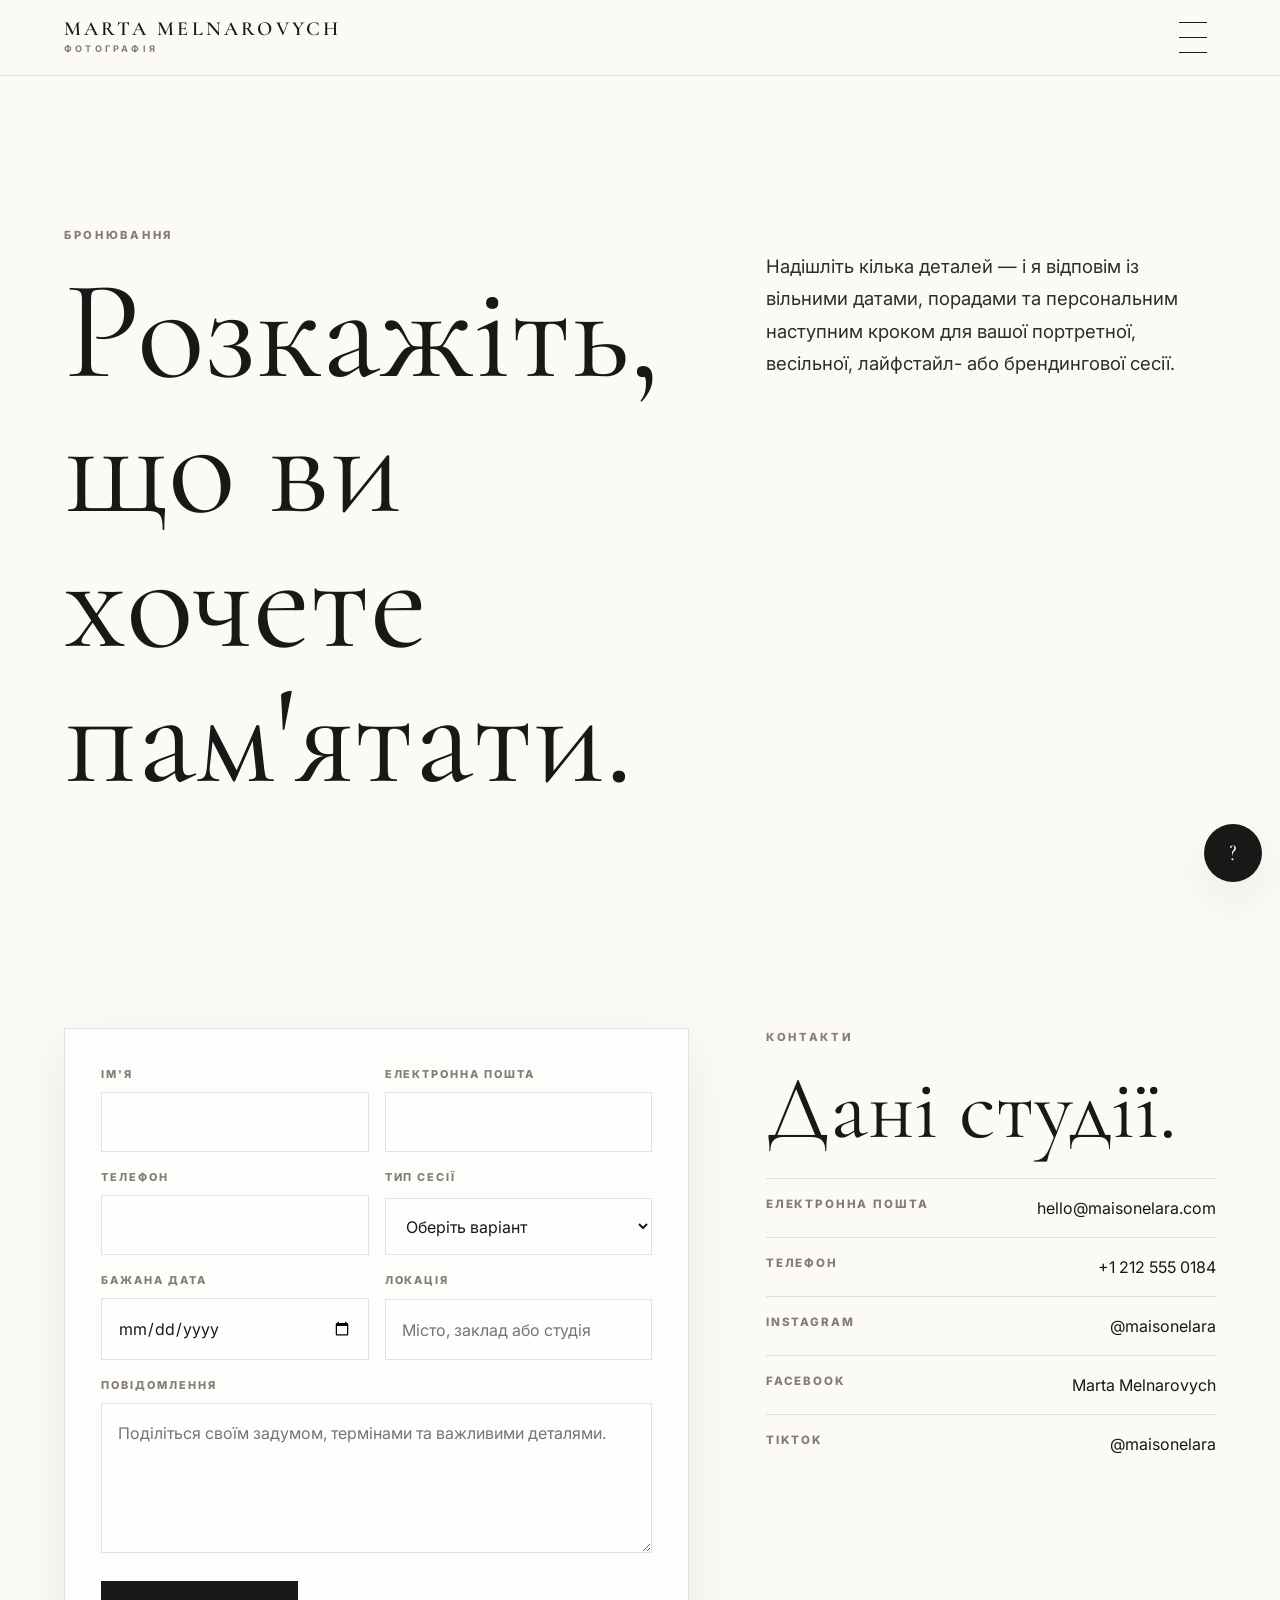
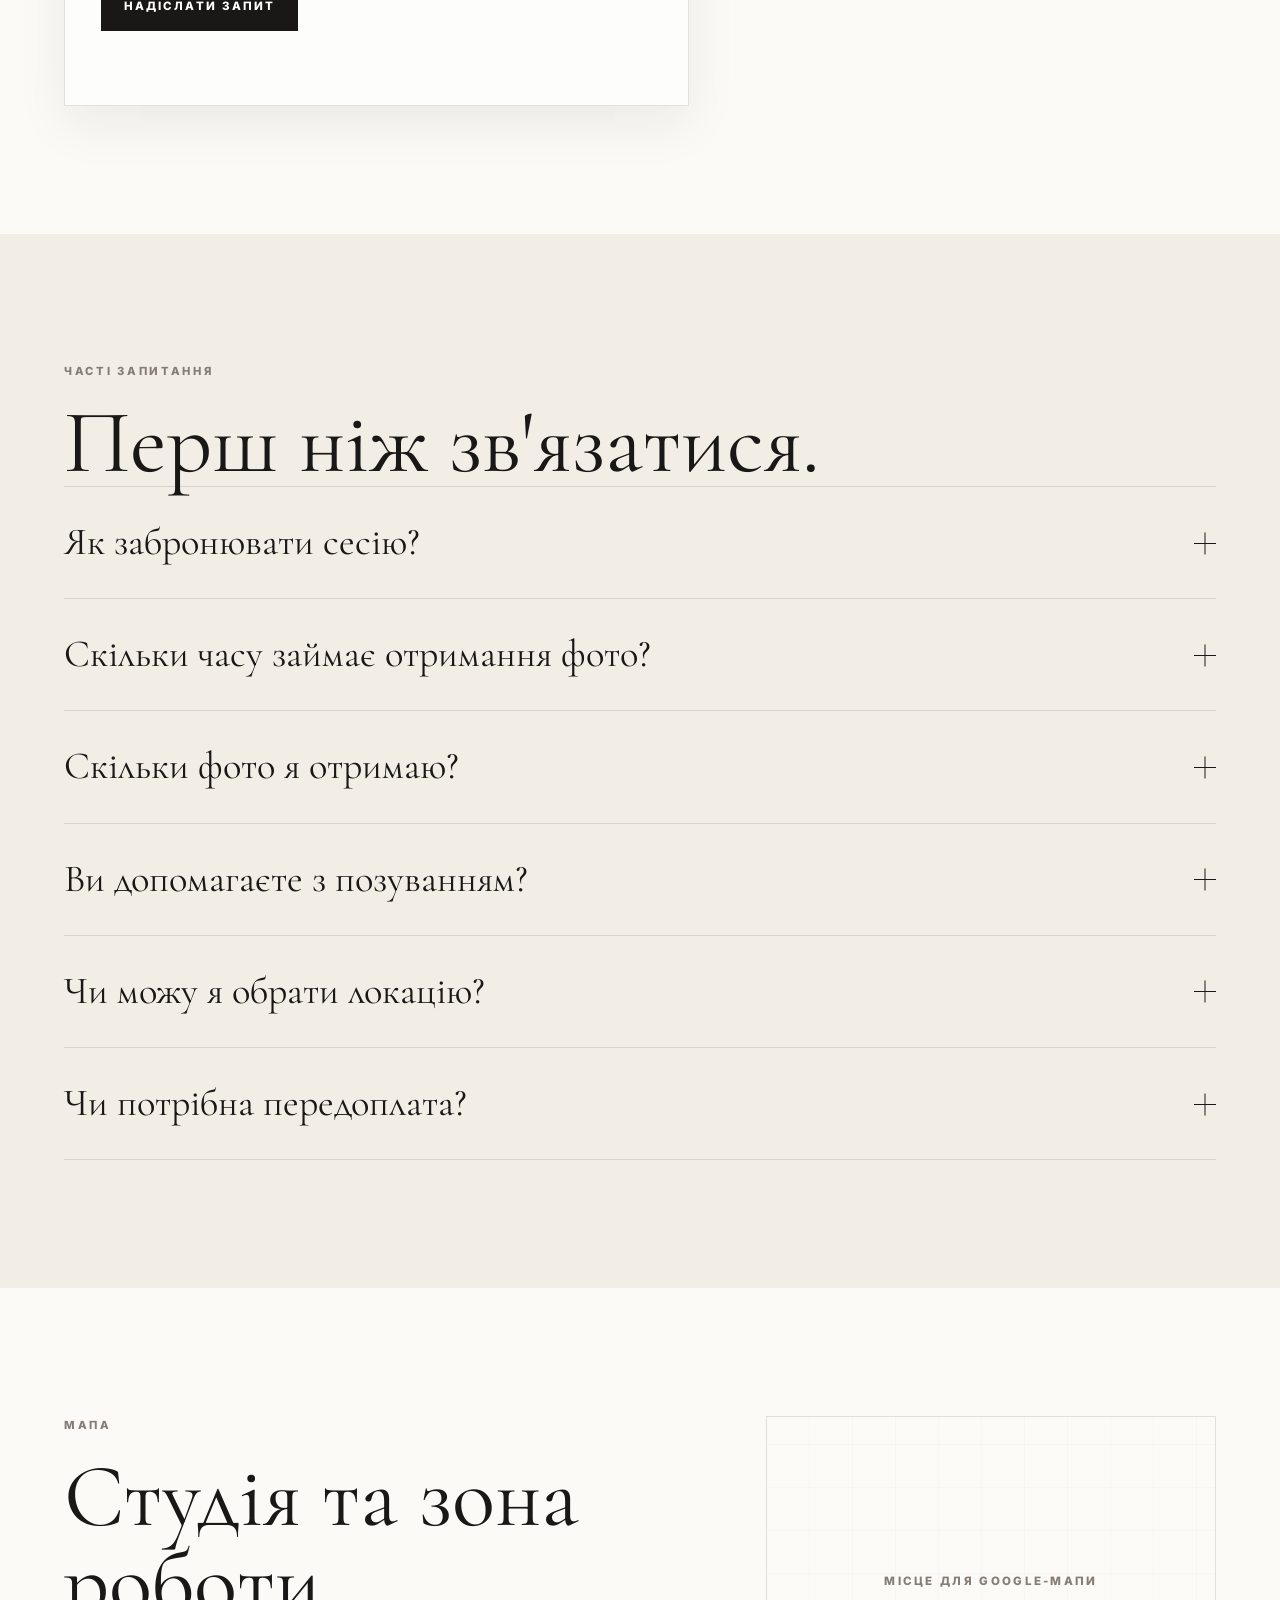
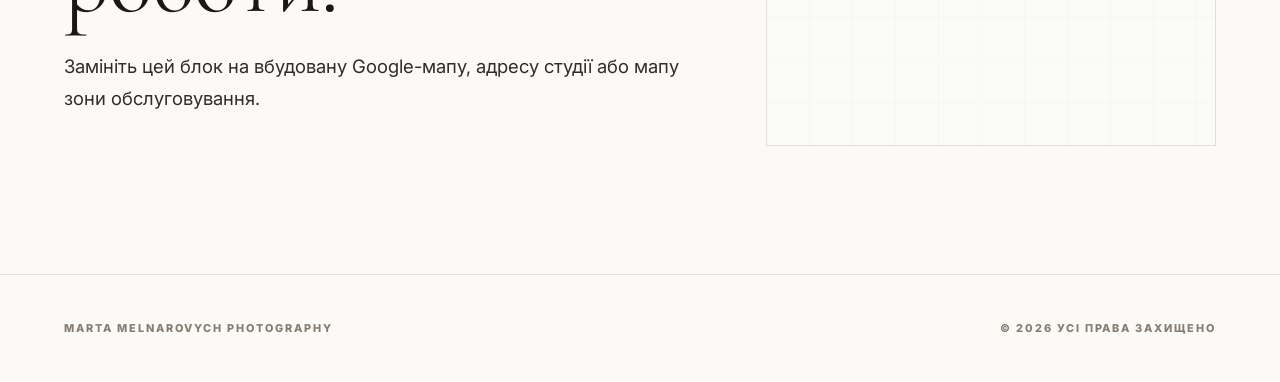
<file: contact.html>
<!DOCTYPE html>
<html lang="uk">
<head>
  <meta charset="UTF-8">
  <meta name="viewport" content="width=device-width, initial-scale=1.0">
  <meta name="description" content="Сторінка контактів і бронювання для портфоліо професійного фотографа преміум-класу.">
  <title>Контакти | Marta Melnarovych Photography</title>
  <link rel="preconnect" href="https://fonts.googleapis.com">
  <link rel="preconnect" href="https://fonts.gstatic.com" crossorigin>
  <link href="https://fonts.googleapis.com/css2?family=Cormorant+Garamond:wght@400;500;600&family=Inter:wght@400;500;600;700&display=swap" rel="stylesheet">
  <style>
    :root {
      --paper: #fbfaf7;
      --white: #ffffff;
      --cream: #f2eee6;
      --stone: #d8d0c3;
      --warm-gray: #857d73;
      --charcoal: #191817;
      --ink: #302d29;
      --border: 1px solid rgba(25, 24, 23, 0.12);
      --shadow: 0 18px 50px rgba(25, 24, 23, 0.07);
      --serif: "Cormorant Garamond", Georgia, serif;
      --sans: "Inter", Arial, sans-serif;
      --header: 76px;
      --ease: cubic-bezier(0.22, 1, 0.36, 1);
    }

    * { box-sizing: border-box; }
    html { scroll-behavior: smooth; }
    body {
      margin: 0;
      background: var(--paper);
      color: var(--charcoal);
      font-family: var(--sans);
      line-height: 1.75;
    }
    body.menu-open, body.chat-open { overflow: hidden; }
    a { color: inherit; text-decoration: none; }
    button, input, textarea, select { font: inherit; }
    button { cursor: pointer; }

    .sr-only {
      position: absolute;
      width: 1px;
      height: 1px;
      padding: 0;
      margin: -1px;
      overflow: hidden;
      clip: rect(0, 0, 0, 0);
      white-space: nowrap;
      border: 0;
    }

    .site-header {
      position: fixed;
      z-index: 50;
      top: 0;
      left: 0;
      right: 0;
      height: var(--header);
      display: flex;
      align-items: center;
      justify-content: space-between;
      padding: 0 clamp(20px, 5vw, 64px);
      background: rgba(251, 250, 247, 0.88);
      border-bottom: var(--border);
      backdrop-filter: blur(18px);
    }

    .brand {
      display: inline-flex;
      flex-direction: column;
      gap: 2px;
      letter-spacing: 0.2em;
      text-transform: uppercase;
    }
    .brand strong {
      font-family: var(--serif);
      font-size: 1.25rem;
      font-weight: 600;
      line-height: 1;
    }
    .brand span {
      color: var(--warm-gray);
      font-size: 0.57rem;
      font-weight: 700;
    }

    .menu-toggle {
      width: 46px;
      height: 46px;
      display: grid;
      place-items: center;
      border: 0;
      background: transparent;
      padding: 0;
    }
    .menu-toggle span {
      display: block;
      width: 28px;
      height: 1px;
      margin: 4px 0;
      background: var(--charcoal);
    }

    .menu-overlay {
      position: fixed;
      z-index: 100;
      top: 0;
      right: 0;
      bottom: 0;
      width: 33.333vw; /* 1/3 of the screen */
      min-width: min(320px, 100vw); /* keeps the menu usable on small screens */
      display: grid;
      grid-template-rows: auto 1fr auto;
      padding: 22px clamp(24px, 3vw, 48px) 36px;
      background: var(--white);
      box-shadow: -24px 0 60px rgba(25, 24, 23, 0.12);
      opacity: 0;
      pointer-events: none;
      transform: translateX(100%);
      transition: opacity 0.45s var(--ease), transform 0.45s var(--ease);
    }

    /* Dimmed area over the remaining 2/3 of the page; clicking it closes the menu */
    .menu-overlay::before {
      content: "";
      position: absolute;
      top: 0;
      bottom: 0;
      right: 100%;
      width: 100vw;
      background: rgba(25, 24, 23, 0.38);
    }
    .menu-overlay.is-open {
      opacity: 1;
      pointer-events: auto;
      transform: translateX(0);
    }
    .menu-top {
      display: flex;
      align-items: center;
      justify-content: space-between;
    }
    .menu-close {
      width: 48px;
      height: 48px;
      position: relative;
      border: 0;
      background: transparent;
    }
    .menu-close::before,
    .menu-close::after {
      content: "";
      position: absolute;
      top: 50%;
      left: 11px;
      width: 26px;
      height: 1px;
      background: var(--charcoal);
    }
    .menu-close::before { transform: rotate(45deg); }
    .menu-close::after { transform: rotate(-45deg); }
    .menu-nav {
      display: flex;
      flex-direction: column;
      justify-content: center;
      align-items: flex-start;
      gap: clamp(18px, 2.4vw, 32px);
      min-height: 0;
    }
    .menu-nav a {
      position: relative;
      color: inherit;
      font-family: var(--serif);
      font-size: clamp(1.9rem, 3vw, 3rem);
      font-weight: 400;
      line-height: 1;
      letter-spacing: 0.1em;
      text-transform: uppercase;
    }
    .menu-meta {
      display: flex;
      flex-direction: column;
      gap: 6px;
      color: var(--warm-gray);
      font-size: 0.68rem;
      font-weight: 700;
      letter-spacing: 0.18em;
      text-transform: uppercase;
    }

    main { padding-top: var(--header); }
    .section { padding: clamp(72px, 10vw, 128px) clamp(20px, 5vw, 64px); }
    .section-cream { background: var(--cream); }
    .container { width: min(1180px, 100%); margin: 0 auto; }
    .page-hero { padding-top: clamp(84px, 12vw, 150px); padding-bottom: clamp(54px, 9vw, 96px); }
    .split {
      display: grid;
      grid-template-columns: minmax(0, 1fr) minmax(280px, 0.72fr);
      gap: clamp(30px, 6vw, 84px);
      align-items: start;
    }
    .eyebrow {
      margin: 0 0 18px;
      color: var(--warm-gray);
      font-size: 0.7rem;
      font-weight: 800;
      letter-spacing: 0.24em;
      text-transform: uppercase;
    }
    h1, h2, h3 {
      margin: 0;
      color: var(--charcoal);
      font-family: var(--serif);
      font-weight: 400;
      letter-spacing: 0;
      line-height: 0.96;
    }
    h1 { max-width: 900px; font-size: clamp(3.8rem, 11vw, 9rem); }
    h2 { max-width: 760px; font-size: clamp(3rem, 7vw, 6rem); }
    h3 { font-size: clamp(1.8rem, 4vw, 2.7rem); }
    .lead {
      max-width: 650px;
      margin: 24px 0 0;
      color: var(--ink);
      font-size: clamp(1rem, 2vw, 1.16rem);
    }

    .card {
      background: rgba(255, 255, 255, 0.68);
      border: var(--border);
      box-shadow: var(--shadow);
      padding: clamp(24px, 4vw, 36px);
    }
    .form-grid {
      display: grid;
      grid-template-columns: repeat(2, minmax(0, 1fr));
      gap: 16px;
    }
    .field { display: grid; gap: 8px; }
    .field-full { grid-column: 1 / -1; }
    label {
      color: var(--warm-gray);
      font-size: 0.68rem;
      font-weight: 800;
      letter-spacing: 0.18em;
      text-transform: uppercase;
    }
    input, textarea, select {
      width: 100%;
      border: var(--border);
      border-radius: 0;
      background: rgba(255, 255, 255, 0.72);
      color: var(--charcoal);
      padding: 15px 16px;
      outline: 0;
    }
    textarea { min-height: 150px; resize: vertical; }
    input:focus, textarea:focus, select:focus { border-color: rgba(25, 24, 23, 0.48); background: var(--white); }

    .btn-row { display: flex; flex-wrap: wrap; gap: 12px; align-items: center; margin-top: 28px; }
    .btn {
      display: inline-flex;
      min-height: 48px;
      align-items: center;
      justify-content: center;
      padding: 14px 22px;
      border: var(--border);
      background: var(--charcoal);
      color: var(--white);
      font-size: 0.72rem;
      font-weight: 800;
      letter-spacing: 0.18em;
      text-transform: uppercase;
      transition: transform 0.3s var(--ease), background 0.3s var(--ease), color 0.3s var(--ease);
    }
    .btn:hover { transform: translateY(-2px); background: transparent; color: var(--charcoal); }
    .btn-light { background: transparent; color: var(--charcoal); }
    .btn-light:hover { background: var(--charcoal); color: var(--white); }
    .form-note { min-height: 26px; margin: 12px 0 0; color: var(--warm-gray); }

    .contact-list { list-style: none; padding: 0; margin: 26px 0 0; }
    .contact-list li {
      display: flex;
      justify-content: space-between;
      gap: 20px;
      padding: 15px 0;
      border-top: var(--border);
    }
    .contact-list span {
      color: var(--warm-gray);
      font-size: 0.72rem;
      font-weight: 800;
      letter-spacing: 0.16em;
      text-transform: uppercase;
    }

    .faq-list { border-top: var(--border); }
    .faq-item { border-bottom: var(--border); }
    .faq-question {
      width: 100%;
      display: flex;
      align-items: center;
      justify-content: space-between;
      gap: 20px;
      padding: 22px 0;
      border: 0;
      background: transparent;
      color: var(--charcoal);
      font-family: var(--serif);
      font-size: clamp(1.7rem, 4vw, 2.4rem);
      text-align: left;
    }
    .faq-icon {
      width: 22px;
      height: 22px;
      position: relative;
      flex: 0 0 auto;
    }
    .faq-icon::before, .faq-icon::after {
      content: "";
      position: absolute;
      top: 50%;
      left: 0;
      width: 100%;
      height: 1px;
      background: var(--charcoal);
    }
    .faq-icon::after { transform: rotate(90deg); transition: transform 0.25s var(--ease); }
    .faq-item.is-open .faq-icon::after { transform: rotate(0deg); }
    .faq-answer {
      max-height: 0;
      overflow: hidden;
      transition: max-height 0.32s var(--ease);
    }
    .faq-answer p {
      max-width: 760px;
      margin: 0 0 24px;
      color: var(--warm-gray);
    }

    .map-placeholder {
      min-height: 330px;
      display: grid;
      place-items: center;
      border: var(--border);
      background:
        linear-gradient(rgba(251, 250, 247, 0.72), rgba(251, 250, 247, 0.72)),
        repeating-linear-gradient(90deg, transparent 0 42px, rgba(25, 24, 23, 0.06) 42px 43px),
        repeating-linear-gradient(0deg, transparent 0 42px, rgba(25, 24, 23, 0.06) 42px 43px);
      color: var(--warm-gray);
      font-size: 0.72rem;
      font-weight: 800;
      letter-spacing: 0.2em;
      text-align: center;
      text-transform: uppercase;
    }

    .chatbot { position: fixed; z-index: 80; right: 18px; bottom: 18px; }
    .chatbot-toggle {
      width: 58px;
      height: 58px;
      border: var(--border);
      border-radius: 50%;
      background: var(--charcoal);
      color: var(--white);
      box-shadow: var(--shadow);
      font-family: var(--serif);
      font-size: 1.45rem;
    }
    .chat-window {
      position: absolute;
      right: 0;
      bottom: 76px;
      width: min(360px, calc(100vw - 36px));
      background: var(--white);
      border: var(--border);
      box-shadow: var(--shadow);
      opacity: 0;
      pointer-events: none;
      transform: translateY(14px);
      transition: opacity 0.3s var(--ease), transform 0.3s var(--ease);
    }
    .chatbot.is-open .chat-window { opacity: 1; pointer-events: auto; transform: translateY(0); }
    .chat-head {
      display: flex;
      justify-content: space-between;
      align-items: center;
      padding: 16px 18px;
      border-bottom: var(--border);
    }
    .chat-head strong { font-family: var(--serif); font-size: 1.5rem; font-weight: 400; }
    .chat-close { border: 0; background: transparent; color: var(--warm-gray); font-size: 1.4rem; }
    .chat-messages { max-height: 280px; overflow-y: auto; padding: 18px; }
    .message {
      width: fit-content;
      max-width: 88%;
      margin-bottom: 10px;
      padding: 10px 12px;
      background: var(--cream);
      color: var(--ink);
      font-size: 0.9rem;
      line-height: 1.45;
    }
    .message-user { margin-left: auto; background: var(--charcoal); color: var(--white); }
    .chat-prompts { display: grid; gap: 8px; padding: 0 18px 18px; }
    .chat-prompt {
      padding: 11px 12px;
      border: var(--border);
      background: transparent;
      color: var(--charcoal);
      font-size: 0.74rem;
      font-weight: 800;
      letter-spacing: 0.12em;
      text-align: left;
      text-transform: uppercase;
    }

    .footer {
      padding: 44px clamp(20px, 5vw, 64px);
      border-top: var(--border);
      color: var(--warm-gray);
      font-size: 0.68rem;
      font-weight: 800;
      letter-spacing: 0.18em;
      text-transform: uppercase;
    }
    .footer-inner {
      width: min(1180px, 100%);
      margin: 0 auto;
      display: flex;
      justify-content: space-between;
      gap: 18px;
      flex-wrap: wrap;
    }

    @media (max-width: 780px) {
      :root { --header: 68px; }
      .brand strong { font-size: 1.05rem; }
      .brand span { display: none; }
      .split, .form-grid { grid-template-columns: 1fr; }
      .field-full { grid-column: auto; }
      .menu-meta { flex-direction: column; }
      .contact-list li { flex-direction: column; gap: 4px; }
    }
  </style>
</head>
<body>
  <header class="site-header">
    <a class="brand" href="index.html" aria-label="Marta Melnarovych Photography — на головну">
      <strong>Marta Melnarovych</strong>
      <span>Фотографія</span>
    </a>
    <button class="menu-toggle" type="button" aria-label="Відкрити меню" aria-expanded="false" data-menu-open>
      <span></span><span></span><span></span>
    </button>
  </header>

  <div class="menu-overlay" aria-hidden="true" data-menu-overlay>
    <div class="menu-top">
      <a class="brand" href="index.html">
        <strong>Marta Melnarovych</strong>
        <span>Фотографія</span>
      </a>
      <button class="menu-close" type="button" aria-label="Закрити меню" data-menu-close>
        <span class="sr-only">Закрити меню</span>
      </button>
    </div>
    <nav class="menu-nav" aria-label="Головна навігація">
      <a href="index.html" data-menu-close>Головна</a>
      <a href="gallery.html" data-menu-close>Галерея</a>
      <a href="services.html" data-menu-close>Послуги</a>
      <a href="reviews.html" data-menu-close>Відгуки</a>
      <a href="contact.html" data-menu-close>Контакти</a>
    </nav>
    <div class="menu-meta">
      <span>Запити на бронювання</span>
      <span>Нью-Йорк / По всьому світу</span>
    </div>
  </div>

  <main>
    <section class="section page-hero">
      <div class="container split">
        <div>
          <p class="eyebrow">Бронювання</p>
          <h1>Розкажіть, що ви хочете пам'ятати.</h1>
        </div>
        <p class="lead">Надішліть кілька деталей — і я відповім із вільними датами, порадами та персональним наступним кроком для вашої портретної, весільної, лайфстайл- або брендингової сесії.</p>
      </div>
    </section>

    <section class="section">
      <div class="container split">
        <form class="card" data-booking-form>
          <div class="form-grid">
            <div class="field">
              <label for="name">Ім'я</label>
              <input id="name" name="name" type="text" autocomplete="name" required>
            </div>
            <div class="field">
              <label for="email">Електронна пошта</label>
              <input id="email" name="email" type="email" autocomplete="email" required>
            </div>
            <div class="field">
              <label for="phone">Телефон</label>
              <input id="phone" name="phone" type="tel" autocomplete="tel">
            </div>
            <div class="field">
              <label for="session">Тип сесії</label>
              <select id="session" name="session" required>
                <option value="">Оберіть варіант</option>
                <option>Портретна фотографія</option>
                <option>Пари / Весілля</option>
                <option>Лайфстайл / Брендинг</option>
                <option>Інше</option>
              </select>
            </div>
            <div class="field">
              <label for="date">Бажана дата</label>
              <input id="date" name="date" type="date">
            </div>
            <div class="field">
              <label for="location">Локація</label>
              <input id="location" name="location" type="text" placeholder="Місто, заклад або студія">
            </div>
            <div class="field field-full">
              <label for="message">Повідомлення</label>
              <textarea id="message" name="message" placeholder="Поділіться своїм задумом, термінами та важливими деталями."></textarea>
            </div>
          </div>
          <div class="btn-row">
            <button class="btn" type="submit">Надіслати запит</button>
          </div>
          <p class="form-note" data-form-note></p>
        </form>

        <aside>
          <p class="eyebrow">Контакти</p>
          <h2>Дані студії.</h2>
          <ul class="contact-list">
            <li><span>Електронна пошта</span><a href="mailto:hello@maisonelara.com">hello@maisonelara.com</a></li>
            <li><span>Телефон</span><a href="tel:+12125550184">+1 212 555 0184</a></li>
            <li><span>Instagram</span><a href="https://instagram.com/" target="_blank" rel="noreferrer">@maisonelara</a></li>
            <li><span>Facebook</span><a href="https://facebook.com/" target="_blank" rel="noreferrer">Marta Melnarovych</a></li>
            <li><span>TikTok</span><a href="https://tiktok.com/" target="_blank" rel="noreferrer">@maisonelara</a></li>
          </ul>
        </aside>
      </div>
    </section>

    <section class="section section-cream">
      <div class="container">
        <p class="eyebrow">Часті запитання</p>
        <h2>Перш ніж зв'язатися.</h2>
        <div class="faq-list">
          <div class="faq-item">
            <button class="faq-question" type="button" aria-expanded="false">Як забронювати сесію?<span class="faq-icon"></span></button>
            <div class="faq-answer"><p>Надішліть запит на бронювання з бажаною датою, локацією та типом сесії. Я відповім із вільними датами, порадами щодо пакета та наступними кроками.</p></div>
          </div>
          <div class="faq-item">
            <button class="faq-question" type="button" aria-expanded="false">Скільки часу займає отримання фото?<span class="faq-icon"></span></button>
            <div class="faq-answer"><p>Більшість портретних і брендингових галерей надаються протягом 10–14 днів. Терміни для весіль і кампаній можна уточнити в деталях пакета.</p></div>
          </div>
          <div class="faq-item">
            <button class="faq-question" type="button" aria-expanded="false">Скільки фото я отримаю?<span class="faq-icon"></span></button>
            <div class="faq-answer"><p>Кількість фінальних зображень залежить від колекції. Орієнтовні пакети містять від 30+ до 250+ оброблених зображень.</p></div>
          </div>
          <div class="faq-item">
            <button class="faq-question" type="button" aria-expanded="false">Ви допомагаєте з позуванням?<span class="faq-icon"></span></button>
            <div class="faq-answer"><p>Так. Сесії включають спокійну, вишукану режисуру, щоб ви знали, де стати, як рухатися і коли просто розслабитися в моменті.</p></div>
          </div>
          <div class="faq-item">
            <button class="faq-question" type="button" aria-expanded="false">Чи можу я обрати локацію?<span class="faq-icon"></span></button>
            <div class="faq-answer"><p>Так. Ви можете запропонувати власну ідею локації, або я порекомендую місця з огляду на світло, приватність, настрій і історію, яку мають розповісти зображення.</p></div>
          </div>
          <div class="faq-item">
            <button class="faq-question" type="button" aria-expanded="false">Чи потрібна передоплата?<span class="faq-icon"></span></button>
            <div class="faq-answer"><p>Використайте цю відповідь для реальної політики щодо передоплати. Багато бронювань закріплюють дату після підписання договору та внесення передоплати.</p></div>
          </div>
        </div>
      </div>
    </section>

    <section class="section">
      <div class="container split">
        <div>
          <p class="eyebrow">Мапа</p>
          <h2>Студія та зона роботи.</h2>
          <p class="lead">Замініть цей блок на вбудовану Google-мапу, адресу студії або мапу зони обслуговування.</p>
        </div>
        <div class="map-placeholder">Місце для Google-мапи</div>
      </div>
    </section>
  </main>

  <div class="chatbot" data-chatbot>
    <button class="chatbot-toggle" type="button" aria-label="Відкрити чат бронювання" aria-expanded="false" data-chatbot-toggle>?</button>
    <div class="chat-window" role="dialog" aria-label="Чат-бот бронювання">
      <div class="chat-head">
        <strong>Чат бронювання</strong>
        <button class="chat-close" type="button" aria-label="Закрити чат бронювання" data-chat-close>×</button>
      </div>
      <div class="chat-messages" data-chat-messages>
        <div class="message">Вітаю! Оберіть запитання нижче, і я надам коротку орієнтовну відповідь.</div>
      </div>
      <div class="chat-prompts">
        <button class="chat-prompt" type="button" data-chat-prompt="booking">Як забронювати?</button>
        <button class="chat-prompt" type="button" data-chat-prompt="delivery">Коли надаються фото?</button>
        <button class="chat-prompt" type="button" data-chat-prompt="deposit">Чи потрібна передоплата?</button>
      </div>
    </div>
  </div>

  <footer class="footer">
    <div class="footer-inner">
      <span>Marta Melnarovych Photography</span>
      <span>© 2026 Усі права захищено</span>
    </div>
  </footer>

  <script>
    const body = document.body;
    const menuOverlay = document.querySelector("[data-menu-overlay]");
    const menuOpen = document.querySelector("[data-menu-open]");
    const menuCloseButtons = document.querySelectorAll("[data-menu-close]");

    function openMenu() {
      menuOverlay.classList.add("is-open");
      menuOverlay.setAttribute("aria-hidden", "false");
      body.classList.add("menu-open");
      menuOpen.setAttribute("aria-expanded", "true");
    }

    function closeMenu() {
      menuOverlay.classList.remove("is-open");
      menuOverlay.setAttribute("aria-hidden", "true");
      body.classList.remove("menu-open");
      menuOpen.setAttribute("aria-expanded", "false");
    }

    menuOpen.addEventListener("click", openMenu);
    // Clicking the dimmed area to the left of the 1/3 menu panel closes it
    menuOverlay.addEventListener("click", (event) => {
      if (event.clientX < menuOverlay.getBoundingClientRect().left) closeMenu();
    });
    menuCloseButtons.forEach((button) => button.addEventListener("click", closeMenu));
    document.addEventListener("keydown", (event) => {
      if (event.key === "Escape") closeMenu();
    });

    document.querySelectorAll(".faq-item").forEach((item) => {
      const question = item.querySelector(".faq-question");
      const answer = item.querySelector(".faq-answer");
      question.addEventListener("click", () => {
        const isOpen = item.classList.contains("is-open");
        document.querySelectorAll(".faq-item").forEach((faq) => {
          faq.classList.remove("is-open");
          faq.querySelector(".faq-answer").style.maxHeight = null;
          faq.querySelector(".faq-question").setAttribute("aria-expanded", "false");
        });
        if (!isOpen) {
          item.classList.add("is-open");
          answer.style.maxHeight = answer.scrollHeight + "px";
          question.setAttribute("aria-expanded", "true");
        }
      });
    });

    const bookingForm = document.querySelector("[data-booking-form]");
    const formNote = document.querySelector("[data-form-note]");
    bookingForm.addEventListener("submit", (event) => {
      event.preventDefault();
      formNote.textContent = "Дякую! Ваш запит готовий до підключення до реальної системи бронювання.";
      bookingForm.reset();
    });

    const chatbot = document.querySelector("[data-chatbot]");
    const chatToggle = document.querySelector("[data-chatbot-toggle]");
    const chatClose = document.querySelector("[data-chat-close]");
    const chatMessages = document.querySelector("[data-chat-messages]");
    const answers = {
      booking: "Сесію можна замовити через контактну форму. Я підтверджу доступність, локацію та деталі стилізації електронною поштою.",
      delivery: "Портретні та брендингові галереї зазвичай надаються протягом 10–14 днів. Весілля та більші історії можуть тривати 4–6 тижнів.",
      deposit: "Тут можна додати умови щодо передоплати. Багато фотографів закріплюють дату після підписання договору та внесення передоплати."
    };

    function addMessage(text, user = false) {
      const message = document.createElement("div");
      message.className = user ? "message message-user" : "message";
      message.textContent = text;
      chatMessages.appendChild(message);
      chatMessages.scrollTop = chatMessages.scrollHeight;
    }

    function closeChat() {
      chatbot.classList.remove("is-open");
      body.classList.remove("chat-open");
      chatToggle.setAttribute("aria-expanded", "false");
    }

    chatToggle.addEventListener("click", () => {
      const open = chatbot.classList.toggle("is-open");
      body.classList.toggle("chat-open", open);
      chatToggle.setAttribute("aria-expanded", String(open));
    });
    chatClose.addEventListener("click", closeChat);
    document.querySelectorAll("[data-chat-prompt]").forEach((button) => {
      button.addEventListener("click", () => {
        const key = button.dataset.chatPrompt;
        addMessage(button.textContent.trim(), true);
        window.setTimeout(() => addMessage(answers[key]), 300);
      });
    });
  </script>
</body>
</html>
</file>
